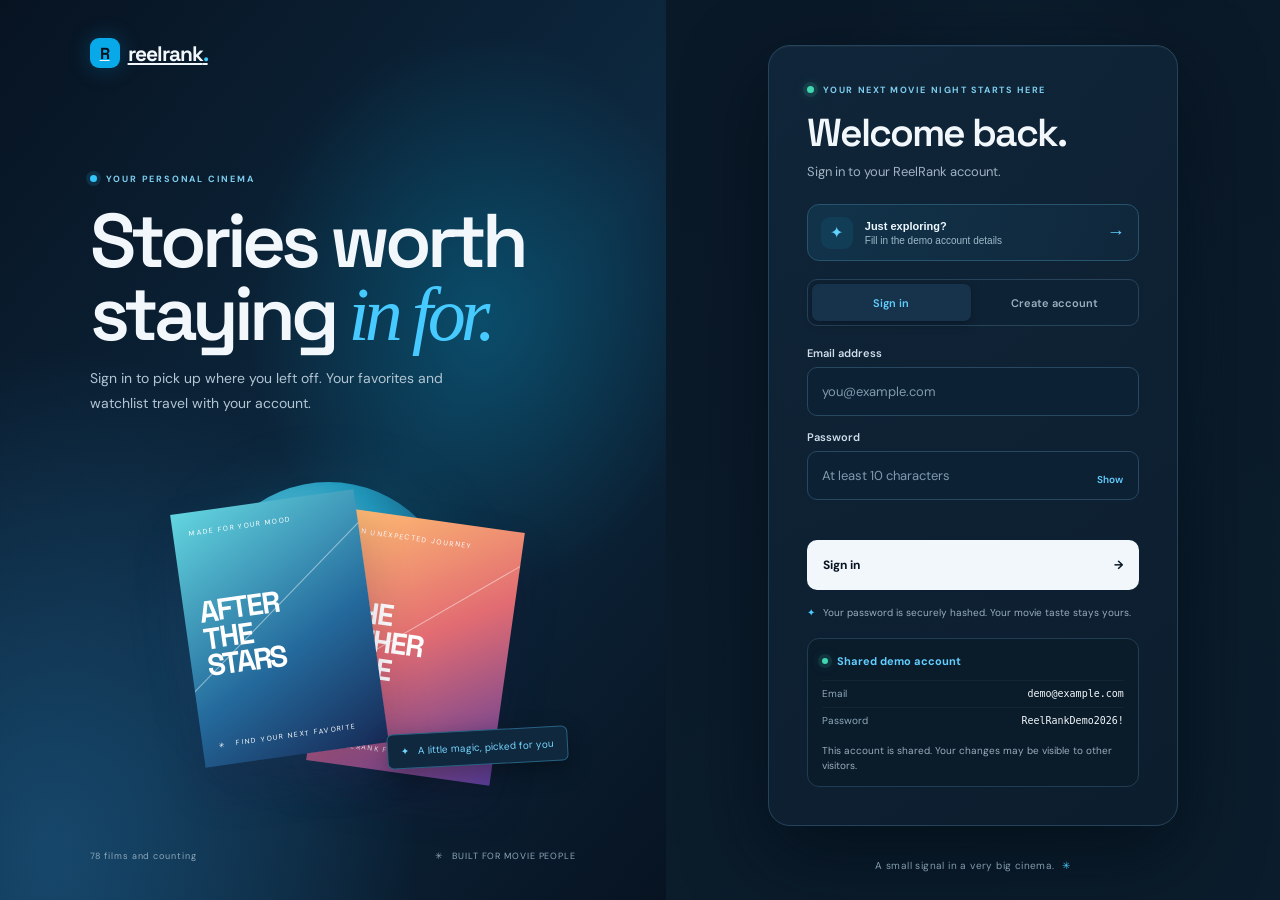
<file: static/login.html>
<!doctype html>
<html lang="en">
<head>
  <meta charset="utf-8">
  <meta name="viewport" content="width=device-width,initial-scale=1">
  <meta name="theme-color" content="#071321">
  <title>Sign in · ReelRank</title>
  <link rel="preconnect" href="https://fonts.googleapis.com">
  <link rel="preconnect" href="https://fonts.gstatic.com" crossorigin>
  <link href="https://fonts.googleapis.com/css2?family=DM+Sans:wght@400;500;600;700&family=Space+Grotesk:wght@500;600;700&display=swap" rel="stylesheet">
  <link rel="stylesheet" href="/static/login.css?v=20261007-1">
</head>
<body>
  <main class="auth-layout">
    <section class="auth-story" aria-label="About ReelRank">
      <a class="auth-brand" href="/"><span class="auth-brand-mark">R</span> reelrank<span>.</span></a>
      <div class="story-copy">
        <div class="story-eyebrow"><i></i> YOUR PERSONAL CINEMA</div>
        <h1>Stories worth<br>staying <em>in for.</em></h1>
        <p>Sign in to pick up where you left off. Your favorites and watchlist travel with your account.</p>
      </div>
      <div class="story-art" aria-hidden="true">
        <div class="story-orb"></div>
        <div class="story-poster story-poster-back"><span>AN UNEXPECTED JOURNEY</span><b>THE<br>OTHER<br>SIDE</b><small>A REELRANK FAVORITE</small></div>
        <div class="story-poster story-poster-front"><span>MADE FOR YOUR MOOD</span><b>AFTER<br>THE<br>STARS</b><small>✳ &nbsp; FIND YOUR NEXT FAVORITE</small></div>
        <div class="story-caption">✦ &nbsp; A little magic, picked for you</div>
      </div>
      <div class="story-foot"><span>78 films and counting</span><span>✳ &nbsp; BUILT FOR MOVIE PEOPLE</span></div>
    </section>

    <section class="auth-panel" aria-labelledby="auth-title">
      <div class="auth-card">
        <div class="auth-mobile-brand"><span class="auth-brand-mark">R</span> reelrank<span>.</span></div>
        <div class="auth-kicker"><span class="status-dot"></span> YOUR NEXT MOVIE NIGHT STARTS HERE</div>
        <h2 id="auth-title">Welcome back.</h2>
        <p class="auth-subtitle" id="auth-subtitle">Sign in to your ReelRank account.</p>

        <button class="demo-quick" id="demo-fill" type="button" aria-label="Fill in the shared demo account details">
          <span class="demo-quick-icon" aria-hidden="true">✦</span>
          <span class="demo-quick-copy"><strong>Just exploring?</strong><small>Fill in the demo account details</small></span>
          <span class="demo-quick-arrow" aria-hidden="true">→</span>
        </button>

        <div class="auth-tabs" role="tablist" aria-label="Account access">
          <button type="button" class="auth-tab active" id="login-tab" role="tab" aria-selected="true">Sign in</button>
          <button type="button" class="auth-tab" id="register-tab" role="tab" aria-selected="false">Create account</button>
        </div>

        <form id="auth-form" novalidate>
          <label class="auth-field" id="name-field" hidden>
            <span>Your name</span>
            <input id="display-name" name="display_name" type="text" autocomplete="name" maxlength="80" placeholder="What should we call you?">
          </label>
          <label class="auth-field">
            <span>Email address</span>
            <input id="email" name="email" type="email" autocomplete="email" maxlength="254" placeholder="you@example.com" required>
          </label>
          <label class="auth-field password-field">
            <span>Password</span>
            <input id="password" name="password" type="password" autocomplete="current-password" minlength="10" maxlength="128" placeholder="At least 10 characters" required>
            <button class="password-toggle" type="button" id="password-toggle" aria-label="Show password">Show</button>
          </label>
          <p class="auth-error" id="auth-error" role="alert" aria-live="polite"></p>
          <button class="auth-submit" type="submit"><span id="submit-label">Sign in</span><span aria-hidden="true">→</span></button>
        </form>
        <p class="auth-security"><span>✦</span> Your password is securely hashed. Your movie taste stays yours.</p>
        <aside class="demo-credentials" aria-label="Shared demo account credentials">
          <div class="demo-heading"><span class="demo-live-dot"></span><strong>Shared demo account</strong></div>
          <div class="demo-credential-row"><span>Email</span><code>demo@example.com</code></div>
          <div class="demo-credential-row"><span>Password</span><code>ReelRankDemo2026!</code></div>
          <small>This account is shared. Your changes may be visible to other visitors.</small>
        </aside>
      </div>
      <div class="auth-bottom">A small signal in a very big cinema. <span>✳</span></div>
    </section>
  </main>
  <script src="/static/auth.js?v=20261007-1"></script>
</body>
</html>
</file>
<file: static/login.css>
:root{font-family:'DM Sans',sans-serif;color:#30203d;background:#fff8f1;font-synthesis:none;text-rendering:optimizeLegibility}*{box-sizing:border-box}body{margin:0;min-width:320px;min-height:100vh;background:#fff8f1}.auth-layout{min-height:100vh;display:grid;grid-template-columns:minmax(0,1.04fr) minmax(420px,.96fr)}.auth-story{min-height:100vh;position:relative;overflow:hidden;padding:38px clamp(30px,7vw,105px);display:flex;flex-direction:column;justify-content:space-between;background:radial-gradient(ellipse at 78% 38%,#ffd09c78 0,transparent 28%),radial-gradient(ellipse at 8% 95%,#d6c2ff96 0,transparent 36%),linear-gradient(135deg,#fff0dc 0%,#fff6ed 52%,#f2eaff 100%)}.auth-brand,.auth-mobile-brand{display:inline-flex;align-items:center;gap:8px;width:max-content;color:#2d193e;font:700 21px 'Space Grotesk',sans-serif;letter-spacing:-1px}.auth-brand>span:last-child,.auth-mobile-brand>span:last-child{margin-left:-8px;color:#ed6387}.auth-brand-mark{width:30px;height:30px;display:grid;place-items:center;border-radius:9px;background:linear-gradient(145deg,#d9ff79,#b4e849);color:#202d16;font-size:16px;letter-spacing:0;box-shadow:0 5px 15px #b0dc4c42}.story-copy{position:relative;z-index:2;margin-top:45px}.story-eyebrow,.auth-kicker{color:#816f8d;font-size:9px;font-weight:700;letter-spacing:1.8px}.story-eyebrow{display:flex;align-items:center;gap:9px}.story-eyebrow i{width:7px;height:7px;border-radius:50%;background:#ea648e;box-shadow:0 0 0 4px #ea648e20}.story-copy h1{margin:20px 0 15px;color:#2d193e;font:600 clamp(44px,6.4vw,76px)/.96 'Space Grotesk',sans-serif;letter-spacing:-5px}.story-copy h1 em{color:#7955e6;font-family:Georgia,serif;font-weight:400}.story-copy p{max-width:400px;color:#786a80;font-size:14px;line-height:1.8}.story-art{height:300px;max-width:470px;position:relative;align-self:center;width:100%;margin:-8px 0 8px;perspective:900px}.story-orb{position:absolute;left:22%;top:0;width:255px;height:255px;border-radius:50%;background:radial-gradient(circle at 37% 35%,#ffc977,#fa8976 43%,#bd68c9 75%,#7759e7 100%);filter:drop-shadow(0 12px 35px #be70cf40)}.story-poster{position:absolute;top:19px;width:185px;height:255px;padding:16px;display:flex;flex-direction:column;justify-content:space-between;color:white;box-shadow:0 24px 44px #28143d35;overflow:hidden}.story-poster:after{content:'';position:absolute;width:250px;height:1px;top:40%;left:-15%;transform:rotate(-38deg);background:#ffffff77}.story-poster>*{position:relative;z-index:1}.story-poster span,.story-poster small{font-size:7px;letter-spacing:1.4px}.story-poster b{font:700 30px/.9 'Space Grotesk',sans-serif;letter-spacing:-2px}.story-poster-back{left:48%;top:37px;transform:rotate(8deg);background:linear-gradient(150deg,#ffc16d,#ef6d83 48%,#593b99)}.story-poster-front{left:19%;transform:rotate(-8deg);background:linear-gradient(150deg,#63d5df,#5664d7 58%,#37234f)}.story-caption{position:absolute;right:0;bottom:17px;padding:10px 13px;border:1px solid #e8d5f3;border-radius:6px;background:#fffdf7;color:#6448bd;font-size:10px;box-shadow:0 8px 23px #56367320;transform:rotate(-3deg)}.story-foot{display:flex;justify-content:space-between;color:#8d7c92;font-size:9px;letter-spacing:.9px}.auth-panel{min-height:100vh;display:flex;flex-direction:column;align-items:center;justify-content:center;padding:46px clamp(28px,6vw,90px) 20px;background:#fffdf9}.auth-card{width:min(100%,390px);margin:auto 0}.auth-mobile-brand{display:none;margin-bottom:44px}.auth-kicker{color:#987db4}.auth-card h2{margin:14px 0 7px;color:#2e1c3e;font:600 37px/1.1 'Space Grotesk',sans-serif;letter-spacing:-1.8px}.auth-subtitle{margin:0;color:#82758b;font-size:13px}.auth-tabs{display:grid;grid-template-columns:1fr 1fr;gap:4px;margin:28px 0 24px;padding:4px;border:1px solid #eee5ee;border-radius:10px;background:#f8f3f8}.auth-tab{height:37px;border:0;border-radius:7px;background:transparent;color:#8b7e91;font:600 11px 'DM Sans',sans-serif;cursor:pointer}.auth-tab.active{background:#fff;color:#6948c9;box-shadow:0 3px 10px #46235113}.auth-field{display:block;margin:0 0 16px}.auth-field>span{display:block;margin:0 0 7px;color:#594967;font-size:11px;font-weight:600}.auth-field input{width:100%;height:47px;padding:0 14px;border:1px solid #e8dfea;border-radius:8px;outline:0;background:#fff;color:#352342;font:13px 'DM Sans',sans-serif;transition:border .15s,box-shadow .15s}.auth-field input::placeholder{color:#ad9fb2}.auth-field input:focus{border-color:#9b82ed;box-shadow:0 0 0 4px #8f76ee1c}.password-field{position:relative}.password-field input{padding-right:63px}.password-toggle{position:absolute;right:10px;bottom:10px;padding:4px 6px;border:0;background:transparent;color:#7859cc;font:600 10px 'DM Sans',sans-serif;cursor:pointer}.auth-error{min-height:18px;margin:2px 0 8px;color:#bd3f58;font-size:11px;line-height:1.5}.auth-submit{width:100%;height:48px;display:flex;justify-content:space-between;align-items:center;padding:0 16px;border:0;border-radius:8px;background:linear-gradient(110deg,#7455e7,#a44de3 57%,#e95e91);color:white;font:700 12px 'DM Sans',sans-serif;cursor:pointer;box-shadow:0 10px 22px #7754e837;transition:transform .15s,filter .15s}.auth-submit:hover{transform:translateY(-2px);filter:brightness(1.05)}.auth-submit:disabled{opacity:.65;cursor:wait;transform:none}.auth-security{margin:20px 0 0;color:#96899b;font-size:10px;line-height:1.6}.auth-security span{color:#9271e5;margin-right:5px}.auth-bottom{margin-top:auto;padding-top:30px;color:#a192a5;font-size:9px;letter-spacing:.4px}.auth-bottom span{color:#e6608d;margin-left:4px}[hidden]{display:none!important}@media(max-width:850px){.auth-layout{grid-template-columns:minmax(0,.9fr) minmax(370px,1.1fr)}.auth-story{padding:30px 36px}.story-copy h1{font-size:54px}.story-art{transform:scale(.88);transform-origin:center}.auth-panel{padding-left:38px;padding-right:38px}}@media(max-width:680px){.auth-layout{display:block}.auth-story{display:none}.auth-panel{min-height:100vh;padding:34px 25px 18px;background:radial-gradient(ellipse at 100% 0%,#eadfff 0,transparent 35%),#fffaf5}.auth-card{width:min(100%,400px)}.auth-mobile-brand{display:inline-flex;margin-bottom:43px}.auth-card h2{font-size:33px}.auth-bottom{padding-top:20px}}@media(prefers-reduced-motion:reduce){*,*:before,*:after{scroll-behavior:auto!important;transition:none!important}}
@media(max-width:680px){.auth-panel{padding-top:24px}.auth-mobile-brand{margin-bottom:26px}.auth-tabs{margin:22px 0 17px}.auth-field{margin-bottom:12px}.auth-field input{height:44px}.auth-submit{height:46px}}

/* Shared ReelRank streaming identity */
:root{color:#f2f7fb;background:#071321}body{background:#071321;color:#f2f7fb}.auth-layout{background:#071321}.auth-story{background:radial-gradient(ellipse at 72% 35%,#0780a76b 0,transparent 34%),radial-gradient(ellipse at 8% 95%,#16476b 0,transparent 42%),linear-gradient(130deg,#071321,#0d2940 56%,#071321)}.auth-brand,.auth-mobile-brand{color:#f2f7fb}.auth-brand>span:last-child,.auth-mobile-brand>span:last-child{color:#44caff}.auth-brand-mark{background:#08a9e8;color:#03111e;box-shadow:0 0 22px #039fe544}.story-copy h1{color:#f2f7fb}.story-copy h1 em{color:#47caff}.story-eyebrow,.auth-kicker{color:#7ecdee}.story-eyebrow i{background:#34c6ff;box-shadow:0 0 0 4px #34c6ff20}.story-copy p{color:#b2c5d3}.story-orb{background:radial-gradient(circle at 37% 35%,#8fe5f0,#229abe 43%,#124769 75%,#07527c 100%);filter:drop-shadow(0 12px 35px #13b4df35)}.story-poster-back{background:linear-gradient(150deg,#ffbf72,#e26c72 48%,#593c99)}.story-poster-front{background:linear-gradient(150deg,#63d5df,#246a9c 58%,#172a56)}.story-caption{background:#10283d;border-color:#286184;color:#73d4ff;box-shadow:0 8px 23px #0005}.story-foot{color:#8da9bb}.auth-panel{background:#0a1928}.auth-card h2{color:#f2f7fb}.auth-subtitle{color:#9fb3c2}.auth-tabs{background:#0e2235;border-color:#27445a}.auth-tab{color:#9bb0bf}.auth-tab.active{background:#17334b;color:#62ceff;box-shadow:0 3px 10px #0004}.auth-field>span{color:#cfdeea}.auth-field input{border-color:#284760;background:#0d2134;color:#f4f8fb}.auth-field input::placeholder{color:#7f9aad}.auth-field input:focus{border-color:#25b8f2;box-shadow:0 0 0 4px #25b8f21c}.password-toggle{color:#60ceff}.auth-submit{background:#f1f7fb;color:#071321;box-shadow:none}.auth-submit:hover{background:#41c6ff}.auth-error{color:#ff8398}.auth-security{color:#98adbc}.auth-security span{color:#4fcaff}.auth-bottom{color:#829bad}.auth-bottom span{color:#45caff}.auth-panel{background:radial-gradient(ellipse at 100% 0%,#12354c 0,transparent 38%),#0a1928}
.demo-credentials{margin:16px 0 0;padding:12px 14px;border:1px solid #285069;border-radius:12px;background:#0d2234;color:#d8e7f0;font-size:12px;line-height:1.65}.demo-credentials strong{color:#62ceff}.demo-credentials code{font-family:ui-monospace,Consolas,monospace;color:#f2f7fb}.demo-credentials small{display:block;margin-top:5px;color:#98adbc;font-size:10px;line-height:1.5}

/* Clearer sign-in hierarchy and a one-click path into the public demo. */
.auth-panel{position:relative;isolation:isolate;overflow:hidden}
.auth-panel:before{position:absolute;z-index:-1;inset:0;content:"";background:radial-gradient(ellipse at 55% 36%,#12375075 0,transparent 48%),linear-gradient(155deg,#0a1928 15%,#0b1d2c 100%)}
.auth-card{width:min(100%,410px);padding:clamp(25px,3vw,38px);border:1px solid #25445b;border-radius:22px;background:linear-gradient(145deg,#10263aeb,#0c1d2df5);box-shadow:0 28px 80px #020b14a6,0 1px #ffffff0a inset}
.auth-kicker{display:flex;align-items:center;gap:9px;font-size:9px;letter-spacing:1.55px}
.status-dot,.demo-live-dot{width:7px;height:7px;flex:none;border-radius:50%;background:#41d8b1;box-shadow:0 0 0 4px #41d8b11c,0 0 13px #41d8b177}
.auth-card h2{margin-top:16px;font-size:clamp(33px,4vw,39px);letter-spacing:-2px}
.auth-subtitle{font-size:13px;line-height:1.6}
.demo-quick{width:100%;min-height:57px;display:flex;align-items:center;gap:12px;margin:22px 0 0;padding:10px 13px;border:1px solid #28536d;border-radius:12px;background:linear-gradient(110deg,#11334a,#10273b);color:#eef8ff;text-align:left;cursor:pointer;transition:border-color .18s,transform .18s,background .18s}
.demo-quick:hover{transform:translateY(-1px);border-color:#3b9fc3;background:linear-gradient(110deg,#153d55,#123048)}
.demo-quick:focus-visible,.auth-tab:focus-visible,.password-toggle:focus-visible,.auth-submit:focus-visible{outline:3px solid #44caff;outline-offset:3px}
.demo-quick-icon{width:32px;height:32px;display:grid;place-items:center;border-radius:9px;background:#123d56;color:#60d3ff;font-size:16px}
.demo-quick-copy{display:grid;gap:3px;flex:1}
.demo-quick-copy strong{font-size:11px;font-weight:700}
.demo-quick-copy small{color:#9ebaca;font-size:10px}
.demo-quick-arrow{color:#64d4ff;font-size:18px;transition:transform .18s}
.demo-quick:hover .demo-quick-arrow{transform:translateX(3px)}
.auth-tabs{margin:18px 0 20px}
.auth-field{margin-bottom:14px}
.auth-field>span{font-size:11px}
.auth-field input{height:49px;border-radius:10px}
.auth-submit{height:50px;border-radius:10px;font-size:12px;transition:transform .18s,background .18s,box-shadow .18s}
.auth-submit:hover{transform:translateY(-1px);background:#46c7fb;box-shadow:0 8px 24px #0aaee52b}
.auth-security{margin-top:15px;font-size:10px}
.demo-credentials{margin-top:17px;padding:13px 14px;border-radius:12px;background:#0a1b2a;border-color:#203e53}
.demo-heading{display:flex;align-items:center;gap:9px;margin-bottom:9px;color:#e6f2fa;font-size:11px}
.demo-live-dot{width:6px;height:6px}
.demo-credential-row{display:flex;justify-content:space-between;align-items:center;gap:12px;padding:5px 0;border-top:1px solid #ffffff0a}
.demo-credential-row>span{color:#8da9bb;font-size:10px}
.demo-credential-row code{overflow-wrap:anywhere;font-size:10px}
.demo-credentials small{margin-top:8px}
.auth-bottom{font-size:10px}
.auth-panel.is-register .demo-quick,.auth-panel.is-register .demo-credentials{display:none}
@media(min-width:681px){.auth-panel{padding-top:36px;padding-bottom:28px}.auth-card{margin:auto 0}.auth-bottom{padding-top:16px}}
@media(max-width:680px){.auth-panel{padding:26px 18px 18px}.auth-card{width:min(100%,430px);padding:25px 22px;border-radius:19px}.auth-mobile-brand{margin-bottom:25px}.auth-tabs{margin:17px 0 18px}.auth-field{margin-bottom:13px}.demo-quick{margin-top:19px}.auth-bottom{padding-top:15px}}
</file>
